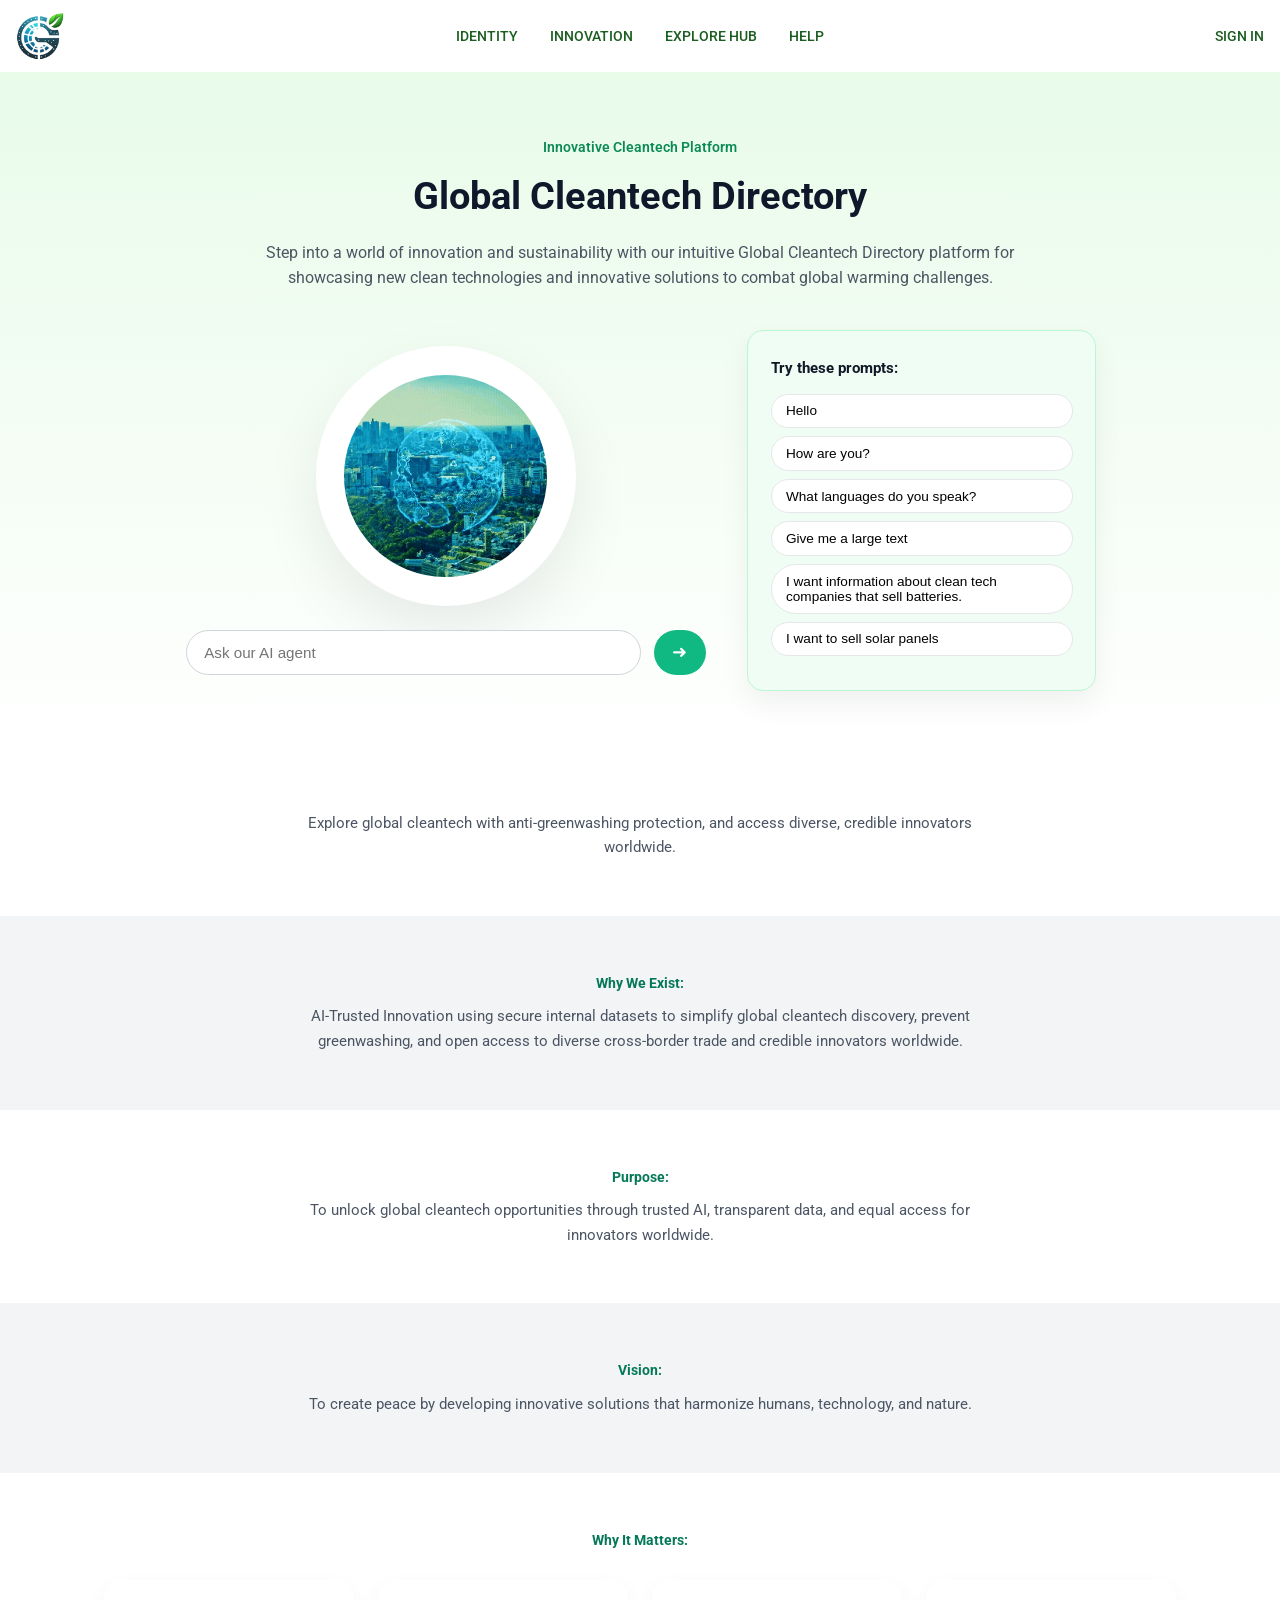
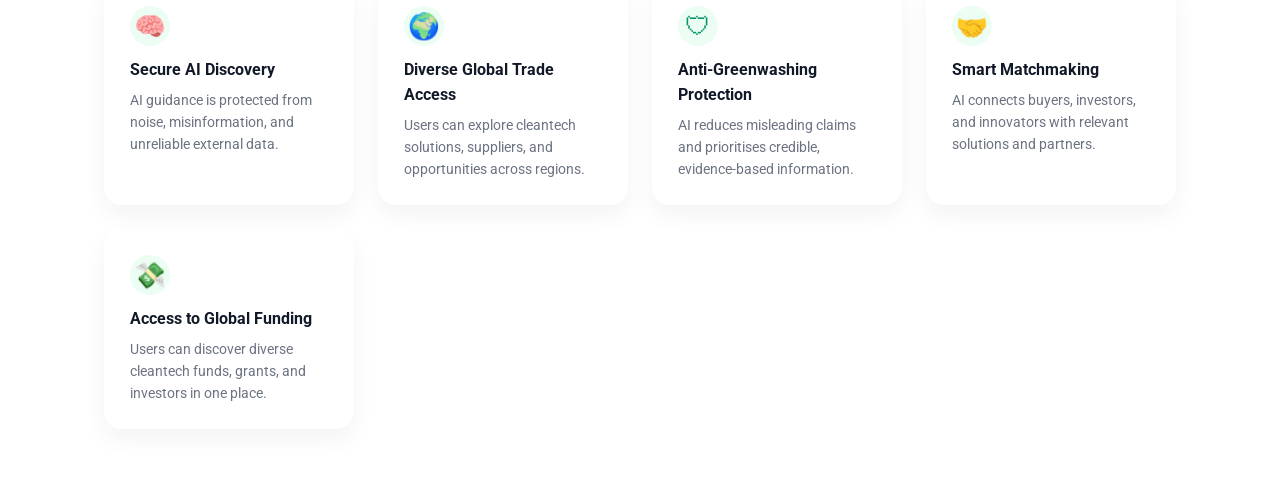
<file: project/index.html>
<!DOCTYPE html>
<html lang="en">

<head>
  <meta charset="UTF-8" />
  <title>Global Cleantech Directory – Home</title>
  <meta name="viewport" content="width=device-width, initial-scale=1" />

  <!-- CSS files -->
  <link rel="stylesheet" href="css/styles.css" />
  <link rel="preconnect" href="https://fonts.googleapis.com">
  <link rel="preconnect" href="https://fonts.gstatic.com" crossorigin>
  <link href="https://fonts.googleapis.com/css2?family=Roboto:wght@100;300;400;500;700;900&display=swap"
    rel="stylesheet">
  <link href="css/general.css" type="text/css" rel="stylesheet" />
  <link href="css/header.css" type="text/css" rel="stylesheet" />
  <link href="css/help.css" type="text/css" rel="stylesheet" />

</head>

<body>
  <!-- NAVBAR -->
  <header id="header_container">

    <a href="./index.html" id="logo_container">
      <img id="logo_img" src="images/Global-Logo.png" alt="img_logo">
    </a>


    <ul id="navigation_bar">
      <li><a class="btn_navigation_bar" href="./identity.html">IDENTITY</a></li>
      <li><a class="btn_navigation_bar" href="./innovation.html">INNOVATION</a></li>
      <li id="explore_hub">
        <a class="btn_navigation_bar" href="./explore.html">EXPLORE HUB</a>
        <ul>
          <li><a class="btn_navigation_bar" href="./signin-user.html">USER ACCESS</a></li>
          <li><a class="btn_navigation_bar" href="./signin-cleantech.html">CLEANTECH ACCESS</a></li>
          <li><a class="btn_navigation_bar" href="./membership.html">MEMBERSHIP</a></li>
        </ul>
      </li>
      <li><a class="btn_navigation_bar" href="./help.html">HELP</a></li>
    </ul>


    <div id="sign_in_container">
      <a class="btn_navigation_bar" href="#">SIGN IN</a>
    </div>

  </header>



  <!--top homepage section -->
  <section class="hp-hero">
    <div class="container hp-hero-inner">

      <div class="hp-hero-text">

        <p class="hp-hero-eyebrow">Innovative Cleantech Platform</p>
        <h1 class="hp-hero-title">Global Cleantech Directory</h1>
        <p class="hp-hero-subtitle">
          Step into a world of innovation and sustainability with our intuitive Global Cleantech
          Directory platform for showcasing new clean technologies and innovative solutions to
          combat global warming challenges.
        </p>

      </div>


      <div class="hp-hero-grid">

        <div class="hp-left">
          <div class="hp-circle hp-chat-open">
            <img src="images/global.gif" alt="AI assistant preview" />
          </div>

          <div class="hp-input-row">
            <input type="text" class="hp-ai-input hp-chat-open" placeholder="Ask our AI agent" />
            <button class="hp-ai-btn hp-chat-open">
              ➜
            </button>
          </div>
        </div>

        <!-- Right: prompts card -->
        <aside class="hp-prompts">
          <h4>Try these prompts:</h4>
          <button class="hp-prompt hp-chat-open">Hello</button>
          <button class="hp-prompt hp-chat-open">How are you?</button>
          <button class="hp-prompt hp-chat-open">What languages do you speak?</button>
          <button class="hp-prompt hp-chat-open">Give me a large text</button>
          <button class="hp-prompt hp-chat-open">
            I want information about clean tech companies that sell batteries.
          </button>
          <button class="hp-prompt hp-chat-open">I want to sell solar panels</button>
        </aside>
      </div>
    </div>
  </section>

  <!-- middle section of the hoimpage-->
  <section class="hp-section hp-section-white">
    <div class="container hp-center-text">
      <p>
        Explore global cleantech with anti-greenwashing protection, and access diverse, credible
        innovators worldwide.
      </p>
    </div>
  </section>

  <section class="hp-section hp-section-gray">
    <div class="container hp-center-text">
      <h3 class="hp-small-heading">Why We Exist:</h3>
      <p>
        AI-Trusted Innovation using secure internal datasets to simplify global cleantech discovery,
        prevent greenwashing, and open access to diverse cross-border trade and credible innovators
        worldwide.
      </p>
    </div>
  </section>

  <section class="hp-section hp-section-white">
    <div class="container hp-center-text">
      <h3 class="hp-small-heading">Purpose:</h3>
      <p>
        To unlock global cleantech opportunities through trusted AI, transparent data, and equal
        access for innovators worldwide.
      </p>
    </div>
  </section>

  <section class="hp-section hp-section-gray">
    <div class="container hp-center-text">
      <h3 class="hp-small-heading">Vision:</h3>
      <p>
        To create peace by developing innovative solutions that harmonize humans, technology, and
        nature.
      </p>
    </div>
  </section>

  <!-- bottom of the homepage section -->
  <section class="hp-section hp-section-white">
    <div class="container">
      <h3 class="hp-small-heading" style="text-align:center; margin-bottom:1.8rem;">
        Why It Matters:
      </h3>

      <div class="hp-why-grid">
        <div class="hp-why-card">
          <div class="hp-why-icon">🧠</div>
          <h4>Secure AI Discovery</h4>
          <p>AI guidance is protected from noise, misinformation, and unreliable external data.</p>
        </div>

        <div class="hp-why-card">
          <div class="hp-why-icon">🌍</div>
          <h4>Diverse Global Trade Access</h4>
          <p>Users can explore cleantech solutions, suppliers, and opportunities across regions.</p>
        </div>

        <div class="hp-why-card">
          <div class="hp-why-icon">🛡</div>
          <h4>Anti-Greenwashing Protection</h4>
          <p>AI reduces misleading claims and prioritises credible, evidence-based information.</p>
        </div>

        <div class="hp-why-card">
          <div class="hp-why-icon">🤝</div>
          <h4>Smart Matchmaking</h4>
          <p>AI connects buyers, investors, and innovators with relevant solutions and partners.</p>
        </div>

        <div class="hp-why-card">
          <div class="hp-why-icon">💸</div>
          <h4>Access to Global Funding</h4>
          <p>Users can discover diverse cleantech funds, grants, and investors in one place.</p>
        </div>
      </div>
    </div>
  </section>
  </main>

  <!-- Conversation panel for the AI chat-->
  <div id="ai-hp-chat" class="ai-hp-chat">
    <div class="ai-modal">
      <button id="ai-close" class="ai-close">✕</button>

      <div class="ai-left">

        <div id="conversation_with_AI_agent_container">
          <div id="conversation_with_AI_agent"></div>
        </div>

      </div>

      <!-- side panel fro the prompts -->
      <aside class="ai-right">
        <h4>Try these prompts:</h4>
        <button class="hp-prompt input_suggestion">Hello</button>
        <button class="hp-prompt input_suggestion">How are you?</button>
        <button class="hp-prompt input_suggestion">What languages do you speak?</button>
        <button class="hp-prompt input_suggestion">Give me a large text</button>
        <button class="hp-prompt input_suggestion">
          I want information about clean tech companies that sell batteries.
        </button>
        <button class="hp-prompt input_suggestion">I want to sell solar panels</button>
      </aside>
    </div>

    <!-- Bottom chat  -->
    <div id="text_input_AI_container" class="ai-bottom">
      <input id="input_AI" type="text" placeholder="Ask Cleantech AI Assistant..." />
      <button id="submit_input_AI" class="ai-send-btn">➜</button>
    </div>
  </div>


  </main>

  <!-- JS files -->

  <script src="https://code.jquery.com/jquery-3.7.1.min.js"></script>
  <script src="js/ai-chat.js"></script>
  <script src="js/ai-pop-up.js"></script>


</body>

</html>
</file>
<file: project/css/styles.css>
/* =========================================
   GLOBAL BASE STYLES
   ========================================= */

:root {
  --bg-page: #f3f4f6;          /* light page background */
  --bg-main: #ffffff;          /* main white areas      */
  --bg-alt: #f8f9fa;           /* light grey stripes    */

  --green-main: #10b981;       /* primary green         */
  --green-dark: #059669;
  --green-soft: #ecfdf3;

  --gray-50: #f9fafb;
  --gray-100: #f3f4f6;
  --gray-200: #e5e7eb;
  --gray-300: #d1d5db;
  --gray-500: #6b7280;
  --gray-700: #374151;
  --gray-900: #111827;

  --shadow-soft: 0 12px 25px rgba(15, 23, 42, 0.06);
  --shadow-strong: 0 20px 45px rgba(15, 23, 42, 0.14);

  --radius-md: 10px;
  --radius-lg: 18px;

  --container-max: 1120px;
}

/* Reset-ish */
*,
*::before,
*::after {
  box-sizing: border-box;
}

body {
  margin: 0;
  font-family: system-ui, -apple-system, BlinkMacSystemFont, "Segoe UI", sans-serif;
  background: var(--bg-page);
  color: var(--gray-900);
  line-height: 1.6;
}

/* Utility container used in all pages */
.container {
  max-width: var(--container-max);
  margin: 0 auto;
  padding: 0 1.5rem;
}

/* Generic section spacing */
.section {
  padding: 4.5rem 0;
  background: var(--bg-main);
}

.section-alt {
  padding: 4.5rem 0;
  background: var(--bg-alt);
}

/* Headlines used across pages */
.section-title {
  font-size: clamp(1.9rem, 2.6vw, 2.2rem);
  font-weight: 700;
  color: var(--gray-900);
  margin: 0 0 0.75rem;
}

.section-subtitle {
  font-size: 1.1rem;
  font-weight: 600;
  color: var(--gray-900);
  margin: 0 0 0.5rem;
}

.section-lead {
  font-size: 0.98rem;
  color: var(--gray-700);
  max-width: 48rem;
}

.section-lead.small {
  font-size: 0.9rem;
}

.section-spacer {
  height: 3rem;
}

.section-spacer-small {
  height: 1.5rem;
}

/* =========================================
   NAVBAR
   ========================================= */

.navbar {
  position: sticky;
  top: 0;
  z-index: 50;
  background: rgba(255, 255, 255, 0.96);
  backdrop-filter: blur(12px);
  border-bottom: 1px solid var(--gray-200);
}

.nav-inner {
  display: flex;
  align-items: center;
  justify-content: space-between;
  height: 64px;
}

.nav-left {
  display: flex;
  align-items: center;
  gap: 0.7rem;
}

.logo {
  width: 32px;
  height: 32px;
  border-radius: 999px;
  object-fit: cover;
}

.nav-brand {
  font-size: 0.9rem;
  font-weight: 600;
  color: var(--gray-900);
}

.nav-links {
  display: flex;
  gap: 1.5rem;
  font-size: 0.8rem;
  text-transform: uppercase;
  letter-spacing: 0.08em;
}

.nav-links a {
  text-decoration: none;
  color: var(--gray-700);
  position: relative;
  padding-bottom: 2px;
}

.nav-links a::after {
  content: "";
  position: absolute;
  left: 0;
  bottom: 0;
  width: 0;
  height: 2px;
  background: var(--green-main);
  transition: width 0.18s ease;
}

.nav-links a:hover {
  color: var(--green-dark);
}

.nav-links a:hover::after {
  width: 100%;
}

/* =========================================
   GENERIC COMPONENTS (CARDS, GRIDS, BUTTONS)
   ========================================= */

.card {
  background: var(--bg-main);
  border-radius: var(--radius-lg);
  padding: 1.6rem 1.8rem;
  border: 1px solid var(--gray-200);
  box-shadow: var(--shadow-soft);
}

.card.tiny {
  padding: 1rem 1.2rem;
}

/* Used in explore page, etc. */
.card-highlight {
  background: var(--green-soft);
  border-color: #bbf7d0;
}

/* Re-usable grid helpers */
.grid {
  display: grid;
  gap: 1.5rem;
}

.grid-2 {
  grid-template-columns: repeat(auto-fit, minmax(260px, 1fr));
}

.grid-3 {
  grid-template-columns: repeat(auto-fit, minmax(230px, 1fr));
}

.grid-4 {
  grid-template-columns: repeat(auto-fit, minmax(220px, 1fr));
}

.grid-2-2 {
  grid-template-columns: repeat(auto-fit, minmax(260px, 1fr));
}

/* Pills / tags */
.pill {
  display: inline-flex;
  align-items: center;
  padding: 0.2rem 0.8rem;
  border-radius: 999px;
  font-size: 0.7rem;
  font-weight: 600;
  letter-spacing: 0.08em;
  text-transform: uppercase;
}

.pill-soft {
  background: var(--green-soft);
  color: var(--green-dark);
}

.tag-row {
  margin-top: 0.75rem;
  display: flex;
  flex-wrap: wrap;
  gap: 0.4rem;
}

.tag {
  display: inline-flex;
  align-items: center;
  border-radius: 999px;
  padding: 0.25rem 0.8rem;
  border: 1px solid var(--gray-200);
  font-size: 0.8rem;
  color: var(--gray-700);
}

.tag.soft {
  background: #eff6ff;
  border-color: #bfdbfe;
}

/* Buttons */
.btn {
  display: inline-flex;
  justify-content: center;
  align-items: center;
  padding: 0.55rem 1.3rem;
  border-radius: 999px;
  border: 1px solid transparent;
  font-size: 0.88rem;
  font-weight: 500;
  cursor: pointer;
  transition: background 0.16s ease, color 0.16s ease, box-shadow 0.16s ease,
    border-color 0.16s ease, transform 0.16s ease;
}

.btn-sm {
  padding: 0.45rem 1rem;
  font-size: 0.8rem;
}

.btn-primary {
  background: var(--green-main);
  color: #ffffff;
  box-shadow: var(--shadow-soft);
  padding:0.5rem;
}

.btn-primary:hover {
  background: var(--green-dark);
  transform: translateY(-1px);
}

.btn-outline {
  background: #ffffff;
  border-color: var(--green-main);
  color: var(--green-main);
}

.btn-outline:hover {
  background: var(--green-soft);
}

.full-width {
  width: 100%;
}

/* Simple bullet lists */
.bullet-list {
  padding-left: 1.1rem;
  margin: 0.35rem 0 0;
  font-size: 0.9rem;
}

.bullet-list.small {
  font-size: 0.8rem;
}

.bullet-list.inline {
  list-style: none;
  padding-left: 0;
  display: flex;
  flex-wrap: wrap;
  gap: 0.75rem;
}

/* =========================
   HOMEPAGE HERO
   ========================= */

.hp-hero {
  background: linear-gradient(to bottom, #e8fbe9, #ffffff);
  padding: 4rem 0 4rem;
}

.hp-hero-inner {
  max-width: 960px;
}

.hp-hero-text {
  text-align: center;
  margin-bottom: 2.5rem;
}

.hp-hero-eyebrow {
  color: #0b8a55;
  font-size: 0.9rem;
  font-weight: 600;
}

.hp-hero-title {
  font-size: clamp(2rem, 3vw, 2.5rem);
  margin: 0.4rem 0 0.8rem;
  color: #0f172a;
}

.hp-hero-subtitle {
  max-width: 48rem;
  margin: 0 auto;
  color: #4b5563;
  font-size: 0.98rem;
}

.hp-hero-grid {
  display: grid;
  grid-template-columns: minmax(0, 1.5fr) minmax(0, 1fr);
  gap: 2.5rem;
  align-items: center;
}

.hp-circle {
  width: 260px;
  height: 260px;
  border-radius: 999px;
  background: #ffffff;
  margin: 0 auto 1.5rem;
  box-shadow: 0 25px 60px rgba(0, 0, 0, 0.08);
  display: flex;
  align-items: center;
  justify-content: center;
  cursor: pointer;
}

.hp-circle img {
  width: 78%;
  height: 78%;
  border-radius: 999px;
  object-fit: cover;
}

.hp-input-row {
  max-width: 520px;
  margin: 0 auto;
  display: flex;
  gap: 0.8rem;
}

.hp-ai-input {
  flex: 1;
  border-radius: 999px;
  border: 1px solid #d1d5db;
  padding: 0.8rem 1.1rem;
  font-size: 0.95rem;
}

.hp-ai-input:focus {
  outline: none;
  border-color: #10b981;
}

.hp-ai-btn {
  width: 52px;
  border-radius: 999px;
  border: none;
  background: #10b981;
  color: #ffffff;
  display: inline-flex;
  justify-content: center;
  align-items: center;
  font-size: 1.1rem;
  cursor: pointer;
}

/* prompts card on right */
.hp-prompts {
  background: #f0fdf4;
  border-radius: 16px;
  padding: 1.6rem 1.4rem;
  border: 1px solid #bbf7d0;
  box-shadow: 0 12px 30px rgba(0, 0, 0, 0.06);
}

.hp-prompts h4 {
  margin-top: 0;
  margin-bottom: 0.8rem;
  font-size: 0.95rem;
}

.hp-prompt {
  display: block;
  width: 100%;
  text-align: left;
  background: #ffffff;
  border-radius: 999px;
  border: 1px solid #e5e7eb;
  padding: 0.55rem 0.9rem;
  font-size: 0.85rem;
  margin-bottom: 0.5rem;
  cursor: pointer;
}

/* generic sections under hero */
.hp-section {
  padding: 3.5rem 0;
}

.hp-section-white {
  background: #ffffff;
}

.hp-section-gray {
  background: #f3f4f6;
}

.hp-center-text {
  text-align: center;
  max-width: 760px;
  margin: 0 auto;
  color: #4b5563;
  font-size: 0.96rem;
}

.hp-small-heading {
  font-size: 0.9rem;
  color: #047857;
  text-transform: none;
  margin-bottom: 0.6rem;
}

/* Why it matters cards */
.hp-why-grid {
  display: grid;
  grid-template-columns: repeat(auto-fit, minmax(230px, 1fr));
  gap: 1.5rem;
}

.hp-why-card {
  background: #ffffff;
  border-radius: 18px;
  padding: 1.6rem;
  box-shadow: 0 10px 25px rgba(0, 0, 0, 0.05);
}

.hp-why-icon {
  width: 40px;
  height: 40px;
  border-radius: 999px;
  background: #ecfdf3;
  display: flex;
  align-items: center;
  justify-content: center;
  font-size: 1.6rem;
  color: #059669;
  margin-bottom: 0.7rem;
}

.hp-why-card h4 {
  margin: 0 0 0.4rem;
  font-size: 0.98rem;
}

.hp-why-card p {
  margin: 0;
  font-size: 0.86rem;
  color: #6b7280;
}

/* responsive */
@media (max-width: 960px) {
  .hp-hero-grid {
    grid-template-columns: minmax(0, 1fr);
  }
}

@media (max-width: 640px) {
  .hp-hero {
    padding: 3rem 0 3rem;
  }
  .hp-input-row {
    flex-direction: column;
  }
  .hp-ai-btn {
    width: 100%;
  }
}


/* =========================================
   EXPLORE HUB PAGE
   ========================================= */

.ai-search-bar {
  margin-top: 1.5rem;
  max-width: 520px;
  display: flex;
  gap: 0.75rem;
}

.ai-search-bar input {
  flex: 1;
  padding: 0.55rem 0.8rem;
  border-radius: 999px;
  border: 1px solid var(--gray-300);
  font-size: 0.9rem;
}

.ai-search-bar input:focus {
  outline: none;
  border-color: var(--green-main);
}

.badge-icon {
  width: 52px;
  height: 52px;
  border-radius: 999px;
  display: flex;
  align-items: center;
  justify-content: center;
  background: var(--green-soft);
  font-size: 1.5rem;
}

/* highlight card at the bottom of explore page */
.movement-card {
  padding: 1.5rem 1.6rem;
  border-radius: var(--radius-lg);
  background: var(--bg-main);
  border: 1px solid var(--gray-200);
  box-shadow: var(--shadow-soft);
}

/* =========================================
   BUSINESS PROFILE PAGE
   ========================================= */

.company-header {
  display: flex;
  gap: 1.5rem;
  align-items: center;
}

.company-logo-circle {
  width: 70px;
  height: 70px;
  border-radius: 999px;
  background: var(--green-main);
  display: flex;
  align-items: center;
  justify-content: center;
  color: #ffffff;
  font-size: 2rem;
}

/* product cards */
.product-card h4 {
  margin: 0.8rem 0 0.15rem;
  font-size: 0.95rem;
}

.product-card p {
  font-size: 0.85rem;
  color: var(--gray-500);
}

/* simple coloured thumbnail */
.product-image {
  width: 100%;
  height: 140px;
  border-radius: var(--radius-md);
  background: linear-gradient(135deg, #1d4ed8, #22c55e);
}

/* =========================================
   USER PROFILE PAGE
   ========================================= */

.profile-grid {
  display: grid;
  grid-template-columns: minmax(0, 2fr) minmax(0, 1fr);
  gap: 2rem;
}

.profile-header {
  display: flex;
  gap: 1.5rem;
  align-items: center;
  margin-bottom: 1rem;
}

.profile-avatar {
  width: 80px;
  height: 80px;
  border-radius: 999px;
  background: var(--green-main);
  display: flex;
  align-items: center;
  justify-content: center;
  color: #ffffff;
  font-weight: 600;
  font-size: 2.2rem;
}

.profile-headline {
  font-size: 0.98rem;
  color: var(--gray-900);
}

.profile-role {
  font-size: 0.88rem;
  color: var(--gray-500);
}

/* sticky contact card on the right */
.profile-contact {
  position: sticky;
  top: 80px;
}

/* education timeline */
.timeline {
  border-left: 3px solid var(--green-main);
  padding-left: 1rem;
}

.timeline-item {
  margin-bottom: 0.9rem;
}

.timeline-item h4 {
  margin: 0 0 0.1rem;
  font-size: 0.95rem;
}

.timeline-item p {
  margin: 0;
  font-size: 0.84rem;
  color: var(--gray-500);
}

/* achievements grid */
.achievement-grid {
  display: grid;
  grid-template-columns: repeat(auto-fit, minmax(220px, 1fr));
  gap: 1rem;
}

/* =========================================
   FORMS / SIGN-IN PAGES
   ========================================= */

.form {
  display: grid;
  gap: 0.85rem;
}

.form label {
  font-size: 0.85rem;
  color: var(--gray-700);
  display: grid;
  gap: 0.3rem;
}

.form input,
.form textarea {
  border-radius: 10px;
  border: 1px solid var(--gray-300);
  padding: 0.55rem 0.8rem;
  font-size: 0.9rem;
  font-family: inherit;
}

.form input:focus,
.form textarea:focus {
  outline: none;
  border-color: var(--green-main);
}

.form-row {
  display: flex;
  align-items: center;
  justify-content: space-between;
  gap: 0.75rem;
}

.checkbox-label {
  display: inline-flex;
  align-items: center;
  gap: 0.3rem;
  font-size: 0.85rem;
}

.link-small {
  font-size: 0.82rem;
  color: var(--green-main);
  text-decoration: none;
}

.link-small:hover {
  text-decoration: underline;
}

/* horizontal divider text, e.g. "Or continue with" */
.divider {
  position: relative;
  text-align: center;
  font-size: 0.8rem;
  color: var(--gray-500);
  margin: 1.4rem 0;
}

.divider::before,
.divider::after {
  content: "";
  position: absolute;
  top: 50%;
  height: 1px;
  width: 40%;
  background: var(--gray-200);
}

.divider::before {
  left: 0;
}

.divider::after {
  right: 0;
}

/* social buttons row */
.social-row {
  display: grid;
  grid-template-columns: repeat(2, minmax(0, 1fr));
  gap: 0.75rem;
}

/* =========================================
   MEMBERSHIP PAGE
   ========================================= */

.membership-grid .card {
  text-align: center;
  position: relative;
}

.plan-duration {
  font-size: 0.8rem;
  text-transform: uppercase;
  letter-spacing: 0.12em;
  color: var(--gray-500);
}

.plan-price {
  font-size: 2rem;
  font-weight: 700;
  margin: 0.3rem 0;
  color: var(--gray-900);
}

.featured-plan {
  border-color: var(--green-main);
  box-shadow: var(--shadow-strong);
}

.badge {
  position: absolute;
  top: 0.9rem;
  right: 0.9rem;
  font-size: 0.75rem;
  padding: 0.2rem 0.7rem;
  border-radius: 999px;
  background: var(--green-main);
  color: #ffffff;
}

/* ================================
   MEMBERSHIP HERO
   ================================ */

.membership-hero {
  text-align: center;
  padding: 3rem 0 1rem;
  background: linear-gradient(to bottom, #f0fdf4, #ffffff);
}

.start-pill {
  display: inline-flex;
  padding: 0.45rem 1rem;
  background: #d1fae5;
  color: #065f46;
  border-radius: 999px;
  margin-bottom: 1rem;
  font-size: 0.85rem;
  font-weight: 600;
}

.membership-title {
  font-size: 2rem;
  font-weight: 700;
  margin: 0.6rem 0;
}

.membership-subtitle {
  color: #059669;
  font-weight: 600;
  margin-bottom: 0.4rem;
}

.membership-description {
  color: #6b7280;
  max-width: 40rem;
  margin: 0 auto;
  font-size: 0.95rem;
}


/* ================================
   PRICING CARDS
   ================================ */

.pricing-grid {
  margin: 2.4rem auto;
  display: grid;
  grid-template-columns: repeat(auto-fit, minmax(260px, 1fr));
  gap: 2rem;
}

.pricing-card {
  background: white;
  padding: 1.8rem;
  border-radius: 18px;
  border: 1px solid #e5e7eb;
  box-shadow: 0 5px 15px rgba(0,0,0,0.04);
  text-align: center;
  position: relative;
}

.pricing-card.featured-card {
  border: 2px solid #10b981;
  box-shadow: 0 15px 35px rgba(0, 180, 75, 0.2);
  transform: scale(1.03);
}

.badge-top {
  position: absolute;
  top: 0;
  left: 50%;
  transform: translate(-50%, -50%);
  background: #10b981;
  color: white;
  padding: 0.35rem 1rem;
  border-radius: 999px;
  font-size: 0.75rem;
  font-weight: 600;
}

.pricing-image {
  width: 60px;
  margin-bottom: 1rem;
}

.pricing-duration {
  color: #6b7280;
  font-weight: 600;
  margin-bottom: 0.4rem;
}

.pricing-price {
  font-size: 2rem;
  font-weight: 800;
  margin: 0.3rem 0;
}

.pricing-price.highlight {
  color: #10b981;
}

.pricing-days {
  color: #64748b;
  font-size: 0.9rem;
  margin-bottom: 1rem;
}

.pricing-features {
  text-align: left;
  list-style: none;
  padding-left: 0;
  height: 180px;
  overflow-y: auto;
  margin: 0 auto 1.2rem;
  max-width: 240px;
}

.pricing-features li {
  padding: 0.4rem 0;
  font-size: 0.9rem;
  display: flex;
  align-items: center;
}

.pricing-features li::before {
  content: "✔";
  color: #10b981;
  margin-right: 0.5rem;
}


/* ================================
   WHY BECOME A MEMBER
   ================================ */

.membership-benefits {
  background: #f0fdf4;
  padding: 3rem 0;
}

.benefits-box {
  background: white;
  border-radius: 20px;
  padding: 2.5rem;
  box-shadow: 0 20px 50px rgba(0,0,0,0.08);
  text-align: center;
}

.benefits-header {
  display: flex;
  flex-direction: column;
  align-items: center;
}

.benefits-icon {
  background: #d1fae5;
  padding: 0.6rem;
  font-size: 1.2rem;
  border-radius: 999px;
  color: #059669;
}

.benefits-description {
  max-width: 46rem;
  margin: 1rem auto 2rem;
  color: #4b5563;
  line-height: 1.6;
}

.benefits-grid {
  display: grid;
  grid-template-columns: repeat(auto-fit, minmax(230px, 1fr));
  gap: 1.4rem;
}

.benefit-card {
  background: #f9fafb;
  padding: 1.6rem;
  border-radius: 16px;
  text-align: center;
  box-shadow: 0 5px 10px rgba(0,0,0,0.04);
}

.benefit-icon {
  font-size: 1.6rem;
  margin-bottom: 0.4rem;
  color: #059669;
}


/* =========================================
   CONTACT MODAL (USED IN USER PROFILE)
   ========================================= */

.modal-backdrop {
  position: fixed;
  inset: 0;
  background: rgba(15, 23, 42, 0.35);
  display: none;
  align-items: center;
  justify-content: center;
  z-index: 100;
}

.modal-backdrop.open {
  display: flex;
}

.modal {
  background: var(--bg-main);
  border-radius: 16px;
  padding: 1.6rem 1.7rem 1.9rem;
  max-width: 460px;
  width: 90%;
  box-shadow: var(--shadow-strong);
  position: relative;
}

.modal-close {
  position: absolute;
  right: 1rem;
  top: 0.9rem;
  border: none;
  background: transparent;
  font-size: 1.4rem;
  cursor: pointer;
}

/* =========================================
   RESPONSIVE ADJUSTMENTS
   ========================================= */

@media (max-width: 960px) {
  .hero-grid {
    grid-template-columns: minmax(0, 1fr);
  }

  .hero-side {
    order: -1;       /* put circle/gif above text on small screens */
  }

  .profile-grid {
    grid-template-columns: minmax(0, 1fr);
  }

  .nav-links {
    display: none;   /* simple approach: hide nav links on very small widths */
  }
}

@media (max-width: 640px) {
  .section {
    padding: 3.2rem 0;
  }

  .section-alt {
    padding: 3.2rem 0;
  }

  .ai-input-row {
    flex-direction: column;
  }

  .ai-search-bar {
    flex-direction: column;
  }

  .form-row {
    flex-direction: column;
    align-items: flex-start;
  }
}


/* =========================================
   HOMEPAGE NEW STYLE
   ========================================= */

.hero-homepage {
  background: linear-gradient(to bottom, #e8fbe9, #ffffff);
  padding: 4rem 0 6rem;
}

.hero-text-center {
  text-align: center;
  margin-bottom: 2.8rem;
}

.hero-title {
  font-size: clamp(2rem, 3.4vw, 2.6rem);
  color: #0d4627;
  margin: 0.4rem 0 0.6rem;
}

.hero-subtitle {
  color: #0b8a55;
  font-size: 0.95rem;
  font-weight: 600;
}

.hero-description {
  max-width: 48rem;
  margin: 0 auto;
  font-size: 1rem;
  color: #4b5563;
  line-height: 1.6;
}

/* Main Layout Grid */
.hero-main-layout {
  display: grid;
  grid-template-columns: 1.5fr 1fr;
  gap: 2.5rem;
  margin-bottom: 2.2rem;
  align-items: center;
}

.hero-ai-circle {
  width: 280px;
  height: 280px;
  background: white;
  border-radius: 999px;
  box-shadow: 0 30px 60px rgba(0,0,0,0.06);
  display: flex;
  align-items: center;
  justify-content: center;
  margin: 0 auto;
}

.hero-ai-circle img {
  width: 78%;
  height: 78%;
  border-radius: 999px;
  object-fit: cover;
}

/* Prompts Card */
.hero-prompts-card {
  background: #f0fdf4;
  padding: 1.4rem 1.2rem;
  border-radius: 12px;
  border: 1px solid #bbf7d0;
  display: flex;
  flex-direction: column;
  gap: 0.6rem;
}

.prompt-button {
  background: #ffffff;
  padding: 0.65rem 1rem;
  border-radius: 999px;
  font-size: 0.85rem;
  border: 1px solid #e5e7eb;
  cursor: pointer;
  text-align: left;
}

.prompt-button:hover {
  background: #f3f4f6;
}

/* Input area */
.hero-ai-input-wrapper {
  display: flex;
  max-width: 650px;
  margin: 2.5rem auto 0;
  gap: 0.8rem;
}

.hero-ai-input {
  flex: 1;
  padding: 0.9rem 1.2rem;
  border-radius: 30px;
  border: 1px solid #d1d5db;
  font-size: 1rem;
}

.hero-ai-input:focus {
  outline: none;
  border-color: #10b981;
}

.hero-ai-send {
  width: 55px;
  border-radius: 999px;
  background: #10b981;
  color: #fff;
  font-size: 1.1rem;
  border: none;
  cursor: pointer;
}

.hero-ai-send:hover {
  background: #059669;
}


/* =========================
   AI CHAT POP-OUT
   ========================= */

.ai-hp-chat {
  position: fixed;
  inset: 0;
  background: rgba(0, 0, 0, 0.45);
  display: none;
  z-index: 90;
  backdrop-filter: blur(2px);
}

.ai-hp-chat.open {
  display: block;
}

.ai-modal {
  width: 80%;
  max-width: 1100px;
  height: 70vh;
  background: #ffffff;
  border-radius: 20px;
  margin: 3rem auto 0;
  display: flex;
  grid-template-columns: minmax(0, 1.6fr) minmax(0, 0.9fr);
  overflow: hidden;
  position: relative;
}

.ai-close {
  position: absolute;
  right: 1rem;
  top: 0.7rem;
  border: none;
  background: transparent;
  font-size: 1.6rem;
  cursor: pointer;
}

.ai-left {
  align-items: center;
  justify-content: center;
  flex: 1;
  display: flex;
  flex-direction: column;
  overflow: hidden;
  width:70%;
}

.ai-circle {
  box-shadow: 0 25px 60px rgba(0, 0, 0, 0.1);
}

.ai-right {
  background: #f9fafb;
  padding: 1.6rem 1.3rem;
  border-left: 1px solid #e5e7eb;
  overflow-y: auto;
  width:30%;
}

.ai-right h4 {
  margin-top: 0;
  margin-bottom: 0.9rem;
}

/* bottom bar */
.ai-bottom {
  position: fixed;
  left: 50%;
  transform: translateX(-50%);
  bottom: 1.8rem;
  width: 75%;
  max-width: 900px;
  background: #ffffff;
  border-radius: 999px;
  box-shadow: 0 10px 35px rgba(0, 0, 0, 0.18);
  padding: 0.8rem 0.9rem;
  display: flex;
  gap: 0.7rem;
  z-index: 95;
}

.ai-bottom input {
  flex: 1;
  border: none;
  font-size: 0.98rem;
}

.ai-bottom input:focus {
  outline: none;
}

.ai-bottom button {
  width: 52px;
  border-radius: 999px;
  border: none;
  background: #10b981;
  color: #ffffff;
  font-size: 1.1rem;
  cursor: pointer;
}

@media (max-width: 900px) {
  .ai-modal {
    width: 92%;
    height: 70%;
    grid-template-columns: minmax(0, 1fr);
  }
  .ai-right {
    display: none;
  }
  .ai-bottom {
    width: 90%;
  }
}


/* ==========================================
   EXPLORE HUB PAGE
   ========================================== */

.explore-hero {
  padding: 3rem 0 2rem;
  text-align: center;
}

.explore-pill {
  display: inline-flex;
  padding: 0.4rem 1rem;
  background: #d1fae5;
  color: #065f46;
  border-radius: 999px;
  font-size: 0.85rem;
  font-weight: 600;
  margin-bottom: 1rem;
}

.explore-title {
  font-size: 2.2rem;
  margin: 0.8rem 0;
  color: #0b4332;
}

.explore-desc {
  max-width: 48rem;
  margin: 0 auto;
  color: #475569;
}

.explore-search-bar {
  display: flex;
  justify-content: center;
  gap: 0.6rem;
  margin-top: 2rem;
}

.explore-search-bar input {
  width: 480px;
  padding: 0.75rem 1rem;
  border-radius: 999px;
  border: 1px solid #d1d5db;
}

.explore-search-btn {
  background: #2563eb;
  color: white;
  border: none;
  padding: 0 1.4rem;
  border-radius: 999px;
  cursor: pointer;
}


/* ==== LIGHT SECTIONS ==== */
.explore-section-light {
  background: #f8fafc;
  padding: 3rem 0;
}

.center-text {
  text-align: center;
}

.explore-subtitle {
  font-size: 1.4rem;
  margin-bottom: 0.3rem;
}

.explore-subtag {
  color: #94a3b8;
  margin-bottom: 1rem;
}

.explore-section {
  padding: 3rem 0;
}

.explore-section-desc {
  max-width: 42rem;
  margin: 0.8rem auto 0;
  color: #475569;
}

.explore-section-label {
  font-size: 1.3rem;
  margin-bottom: 0.5rem;
  color: #0f5132;
}

.explore-section-small {
  color: #64748b;
  margin-bottom: 2rem;
}


/* ==== SIGN IN GRID ==== */
.explore-signin-grid {
  display: grid;
  grid-template-columns: repeat(auto-fit, minmax(260px,1fr));
  gap: 1.5rem;
  margin: 1rem auto 2rem;
  max-width: 620px;
}

.signin-card {
  background: white;
  padding: 1.6rem;
  border-radius: 16px;
  border: 1px solid #d1d5db;
  text-align: center;
  box-shadow: 0 5px 15px rgba(0,0,0,0.05);
}

.signin-icon {
  font-size: 2rem;
  color: #059669;
  margin-bottom: 0.3rem;
}

.movement-box {
  background: linear-gradient(to bottom, #f0fdf4, #e3fcec);
  padding: 1.6rem;
  border-radius: 16px;
  max-width: 580px;
  margin: 1rem auto 0;
  box-shadow: 0 5px 25px rgba(0,0,0,0.08);
}

.movement-box ul {
  padding: 0;
  list-style: none;
  margin-bottom: 1rem;
}

.movement-box li {
  display: flex;
  gap: 0.5rem;
  margin-bottom: 0.4rem;
}

.movement-btn {
  width: 100%;
}


/* ==== WHAT YOU CAN DO HERE ==== */
.info-card-grid {
  display: grid;
  grid-template-columns: repeat(auto-fit, minmax(230px,1fr));
  gap: 1.5rem;
  margin-top: 2rem;
}

.info-card {
  background: white;
  padding: 1.8rem;
  border-radius: 18px;
  box-shadow: 0 5px 15px rgba(0,0,0,0.05);
}

.info-icon {
  color: #059669;
  font-size: 1.7rem;
  margin-bottom: 0.5rem;
}


/* ==== HOW IT WORKS BOX ==== */
.how-box {
  background: #f0fdf4;
  border-left: 4px solid #10b981;
  padding: 1.6rem;
  border-radius: 12px;
  max-width: 680px;
  margin: 0 auto;
  text-align: center;
  color: #475569;
}


/* ==== SUPPORT GRID ==== */
.support-grid {
  display: grid;
  grid-template-columns: repeat(auto-fit,minmax(240px,1fr));
  gap: 1.5rem;
  margin-top: 2rem;
}

.support-card {
  background: white;
  padding: 1.6rem;
  border-radius: 14px;
  box-shadow: 0 4px 12px rgba(0,0,0,0.05);
}

.support-icon {
  color: #059669;
  font-size: 1.8rem;
  margin-bottom: 0.5rem;
}


/* ==== USE CASES ==== */
.usecase-grid {
  display: grid;
  grid-template-columns: repeat(auto-fit,minmax(260px,1fr));
  gap: 1rem;
  margin-top: 2rem;
}

.usecase-card {
  background: #f8fafc;
  padding: 1rem;
  border-radius: 12px;
  color: #0f5132;
  font-weight: 500;
  border: 1px solid #c7e8d2;
}


/* ==== IMPACT FOOTER ==== */
.explore-impact {
  background: linear-gradient(to bottom right, #0d8647, #0a6e3b);
  padding: 3rem 0 4rem;
  text-align: center;
  color: white;
}

.impact-title {
  font-size: 1.5rem;
  margin-bottom: 0.5rem;
}

.impact-desc {
  max-width: 40rem;
  margin: 0 auto;
  color: #edfff4;
  line-height: 1.6;
}

/* =========================================
   BUSINESS PROFILE PAGE
   ========================================= */

.bp-hero {
  background: #f3f4f6;
  padding: 3.5rem 0 3rem;
  text-align: center;
}

.bp-logo-wrap {
  display: flex;
  justify-content: center;
  margin-bottom: 1rem;
}

.bp-logo-circle {
  width: 110px;
  height: 110px;
  border-radius: 999px;
  background: #10b981;
  display: flex;
  align-items: center;
  justify-content: center;
  box-shadow: 0 16px 40px rgba(0, 0, 0, 0.15);
}

.bp-logo-circle span {
  font-size: 2.6rem;
  color: #ffffff;
}

.bp-company-name {
  margin: 1rem 0 0.6rem;
  font-size: 1.5rem;
  font-weight: 700;
  color: #111827;
}

.bp-company-desc {
  max-width: 40rem;
  margin: 0 auto;
  color: #4b5563;
  font-size: 0.95rem;
}

.bp-pill-row {
  display: flex;
  flex-wrap: wrap;
  justify-content: center;
  gap: 0.5rem;
  margin-top: 1.2rem;
}

.bp-pill {
  padding: 0.3rem 0.9rem;
  border-radius: 999px;
  border: 1px solid #bbf7d0;
  background: #ecfdf3;
  font-size: 0.78rem;
  font-weight: 600;
  color: #047857;
}

.bp-search-bar {
  margin: 2.2rem auto 0;
  max-width: 560px;
  display: flex;
  gap: 0.5rem;
}

.bp-search-bar input {
  flex: 1;
  border-radius: 999px;
  border: 1px solid #d1d5db;
  padding: 0.7rem 1rem;
}

.bp-search-bar button {
  border-radius: 999px;
  border: none;
  padding: 0 1.5rem;
  background: #10b981;
  color: #ffffff;
  cursor: pointer;
}

/* Common section wrapper */
.bp-section {
  padding: 3rem 0;
  background: #ffffff;
}

.bp-section-light {
  background: #f8fafc;
}

.bp-section-title {
  text-align: center;
  font-size: 1.25rem;
  margin-bottom: 1rem;
  color: #0f172a;
}

.bp-section-subtitle {
  text-align: center;
  color: #6b7280;
  margin-bottom: 2rem;
}

/* Company overview cards */
.bp-overview-grid {
  display: grid;
  grid-template-columns: repeat(auto-fit, minmax(260px, 1fr));
  gap: 1.5rem;
}

.bp-card {
  background: #ffffff;
  border-radius: 18px;
  padding: 1.6rem;
  box-shadow: 0 8px 24px rgba(15, 23, 42, 0.06);
}

.bp-card-header {
  display: flex;
  align-items: center;
  gap: 0.6rem;
  margin-bottom: 0.8rem;
}

.bp-card-icon {
  width: 32px;
  height: 32px;
  border-radius: 999px;
  background: #ecfdf3;
  display: flex;
  align-items: center;
  justify-content: center;
  color: #059669;
}

.bp-list {
  margin: 0;
  padding-left: 1rem;
  font-size: 0.9rem;
  color: #4b5563;
}

.bp-standard-row {
  display: flex;
  flex-wrap: wrap;
  gap: 0.5rem;
}

.bp-tag-soft {
  padding: 0.3rem 0.8rem;
  border-radius: 999px;
  background: #ecfdf3;
  color: #047857;
  font-size: 0.8rem;
}

/* Product catalogue */
.bp-products-grid {
  display: grid;
  grid-template-columns: repeat(auto-fit, minmax(230px, 1fr));
  gap: 1.5rem;
  margin-top: 1.5rem;
}

.bp-product-card {
  background: #ffffff;
  border-radius: 18px;
  overflow: hidden;
  box-shadow: 0 10px 25px rgba(15, 23, 42, 0.08);
  display: flex;
  flex-direction: column;
}

.bp-product-image {
  height: 160px;
  background-size: cover;
  background-position: center;
}

.bp-product-body {
  padding: 1.35rem;
  display: grid;
  gap: 0.4rem;
}

.bp-product-body h3 {
  margin: 0;
  font-size: 0.98rem;
}

.bp-product-body p {
  margin: 0 0 0.4rem;
  font-size: 0.85rem;
  color: #6b7280;
}

/* Video card */
.bp-video-card {
  margin-top: 2.4rem;
  border-radius: 18px;
  overflow: hidden;
  box-shadow: 0 16px 40px rgba(15, 23, 42, 0.18);
}

.bp-video-image {
  position: relative;
}

.bp-video-image img {
  width: 100%;
  display: block;
  object-fit: cover;
}

.bp-video-play {
  position: absolute;
  left: 50%;
  top: 50%;
  transform: translate(-50%, -50%);
  width: 64px;
  height: 64px;
  border-radius: 999px;
  background: rgba(16, 185, 129, 0.95);
  color: #ffffff;
  display: flex;
  align-items: center;
  justify-content: center;
  font-size: 1.6rem;
}

.bp-video-caption {
  padding: 0.7rem 1rem;
  font-size: 0.85rem;
  color: #4b5563;
}

/* Certifications grid */
.bp-cert-grid {
  display: grid;
  grid-template-columns: repeat(auto-fit, minmax(180px, 1fr));
  gap: 1rem;
  margin-top: 1.5rem;
}

.bp-cert-card {
  background: #ffffff;
  border-radius: 14px;
  padding: 0.9rem 1rem;
  text-align: center;
  box-shadow: 0 4px 12px rgba(15, 23, 42, 0.06);
  color: #047857;
  font-weight: 500;
}

/* Export / Import sections */
.bp-export-row {
  display: grid;
  grid-template-columns: repeat(auto-fit, minmax(230px, 1fr));
  gap: 1.5rem;
  margin-top: 1.5rem;
}

.bp-export-card {
  background: #ffffff;
  border-radius: 18px;
  padding: 1.4rem 1.5rem;
  box-shadow: 0 8px 20px rgba(15, 23, 42, 0.06);
  text-align: center;
}

.bp-export-icon {
  width: 40px;
  height: 40px;
  border-radius: 999px;
  background: #ecfdf3;
  display: flex;
  align-items: center;
  justify-content: center;
  margin: 0 auto 0.4rem;
  font-size: 1.4rem;
  color: #059669;
}

.bp-export-card p {
  font-size: 0.85rem;
  color: #6b7280;
}

/* Market interests chips */
.bp-chips-grid {
  display: flex;
  flex-wrap: wrap;
  gap: 0.6rem;
  margin-top: 1.6rem;
}

.bp-chip {
  padding: 0.4rem 0.9rem;
  border-radius: 999px;
  background: #ecfdf3;
  color: #047857;
  font-size: 0.85rem;
}

/* Partnerships grid */
.bp-partnership-grid {
  display: grid;
  grid-template-columns: repeat(auto-fit, minmax(260px, 1fr));
  gap: 1.5rem;
  margin-top: 1.5rem;
}

/* Responsive tweaks */
@media (max-width: 768px) {
  .bp-hero {
    padding-top: 2.7rem;
  }

  .bp-search-bar {
    flex-direction: column;
  }

  .bp-search-bar button {
    width: 100%;
  }
}

#conversation_with_AI_agent_container {
  height: 100%;
  max-height: calc(100vh - 180px); /* leaves space for header + input */
  overflow-y: auto;
  padding: 1.2rem;
  box-sizing: border-box;
}

/* user message */
.chat-msg.user {
  align-self: flex-end;
  background: #10b981;
  color: white;
  padding: 10px 14px;
  border-radius: 18px;
  max-width: 70%;
}

/* ai message */
.chat-msg.ai {
  align-self: flex-start;
  background: #f3f4f6;
  color: #374151;
  padding: 10px 14px;
  border-radius: 18px;
  max-width: 70%;
  border: 1px solid #e5e7eb;
}

/* Circle GIF at top of chat — identical to homepage style */
.chat-gif-circle {
  width: 220px;
  height: 220px;
  border-radius: 50%;
  background: white;
  margin: 1rem auto 1.5rem;
  display: flex;
  justify-content: center;
  align-items: center;
  box-shadow:
    0 20px 40px rgba(0, 0, 0, 0.18),
    0 0 0 10px rgba(255, 255, 255, 0.6);
}

.chat-gif-circle img {
  width: 85%;
  height: 85%;
  border-radius: 50%;
  object-fit: cover;
}
</file>
<file: project/css/general.css>
:root {
    --header-nav-color: white;
    --header-nav-hover-color: #e8f5e9;
    --header-text-color: #1b5e20;
    --header-text-hover-color: #1b5e20;
    --header-height: 72px;
    --box-shadow: 0px 1px 8px rgba(0, 0, 0, 0.35);
}

* {
    margin: 0;
    padding: 0;
    box-sizing: border-box;
}

body {
    font-family: "Roboto", sans-serif;
}
</file>
<file: project/css/header.css>
#header_container {
    font-weight: 500;
    width: 100%;
    height: var(--header-height);
    background-color: white;
    box-shadow: var(--box-shadow);
    display: flex;
    justify-content: space-between;
    font-size: 14px;
    background-color: var(--header-nav-color);
}

#logo_container {
    width: 244px;
    height: 100%;
    display: flex;
    justify-content: left;
    align-items: center;
    padding-left: 1rem;
    text-decoration: none;
    cursor: pointer;
}

#logo_img {
    width: 48px;
    height: 48px;
    margin-right: 0.5rem;
}

#navigation_bar {
    list-style: none;
    display: flex;
    justify-content: center;
    align-items: center;
    height: 100%;
}

#navigation_bar > li{
    height: 100%;
}

.btn_navigation_bar {
    text-decoration: none;
    color: var(--header-text-color);
    height: 100%;
    display: flex;
    justify-content: center;
    align-items: center;
    padding-left: 1rem;
    padding-right: 1rem;
}

.btn_navigation_bar:hover {
    background-color: var(--header-nav-hover-color);
    color: var(--header-text-hover-color);
}

#explore_hub {
    position: relative;
}

#explore_hub>ul {
    position: absolute;
    left: 0;
    top: 100%;
    display: none;
    background-color: white;
    box-shadow: 0 4px 8px rgba(0, 0, 0, 0.3);
    z-index: 10;
}

#explore_hub:hover>ul {
    display: block;
}

#explore_hub>ul>li {
    list-style: none;
    padding-left: 1rem;
    padding-right: 1rem;
    cursor: pointer;
    background-color: var(--header-nav-color);
    color: var(--header-text-color);
    height: var(--header-height);
    display: flex;
    justify-content: center;
    align-items: center;
}

#explore_hub>ul>li:hover {
    background-color: var(--header-nav-hover-color);
    color: var(--header-text-hover-color);
}

#sign_in_container {
    width: 244px;
    display: flex;
    justify-content: right;
    align-items: center;
}
</file>
<file: project/css/help.css>
#webpage_content {
    min-height: 100%;
    display: flex;
    flex-direction: column;
    justify-content: start;
    align-items: center;
}

#container_1{
    width:80%;
    margin-top:5rem;
}

#container_1 > div{
    margin-top:1rem;
}

#container_1 > div > ul{
    padding-left:3rem;
}

#help_request_container {
    width: 80%;
    margin: 3rem auto;
    background: #f9f9f9;
    padding: 2rem;
    border-radius: 12px;
    box-shadow: 0 2px 10px rgba(0,0,0,0.1);
}

#help_request_container h2 {
    text-align: center;
    margin-bottom: 1rem;
}

#help_request_container p {
    text-align: center;
    margin-bottom: 2rem;
    color: #555;
}

#help_request_form {
    display: flex;
    flex-direction: column;
    gap: 1rem;
}

#help_request_form label {
    font-weight: 500;
}

#help_request_form input,
#help_request_form textarea {
    padding: 0.75rem 1rem;
    border-radius: 8px;
    border: 1px solid #ccc;
    font-size: 1rem;
    width: 100%;
    box-sizing: border-box;
}

#help_request_form button {
    padding: 0.75rem;
    border: none;
    border-radius: 8px;
    background-color: #4CAF50;
    color: white;
    font-size: 1rem;
    cursor: pointer;
    transition: all 0.2s ease-in-out;
}

#help_request_form button:hover {
    background-color: #45a049;
}

@media (max-width: 600px) {
    #help_request_container {
        width: 95%;
        padding: 1.5rem;
    }
}
</file>
